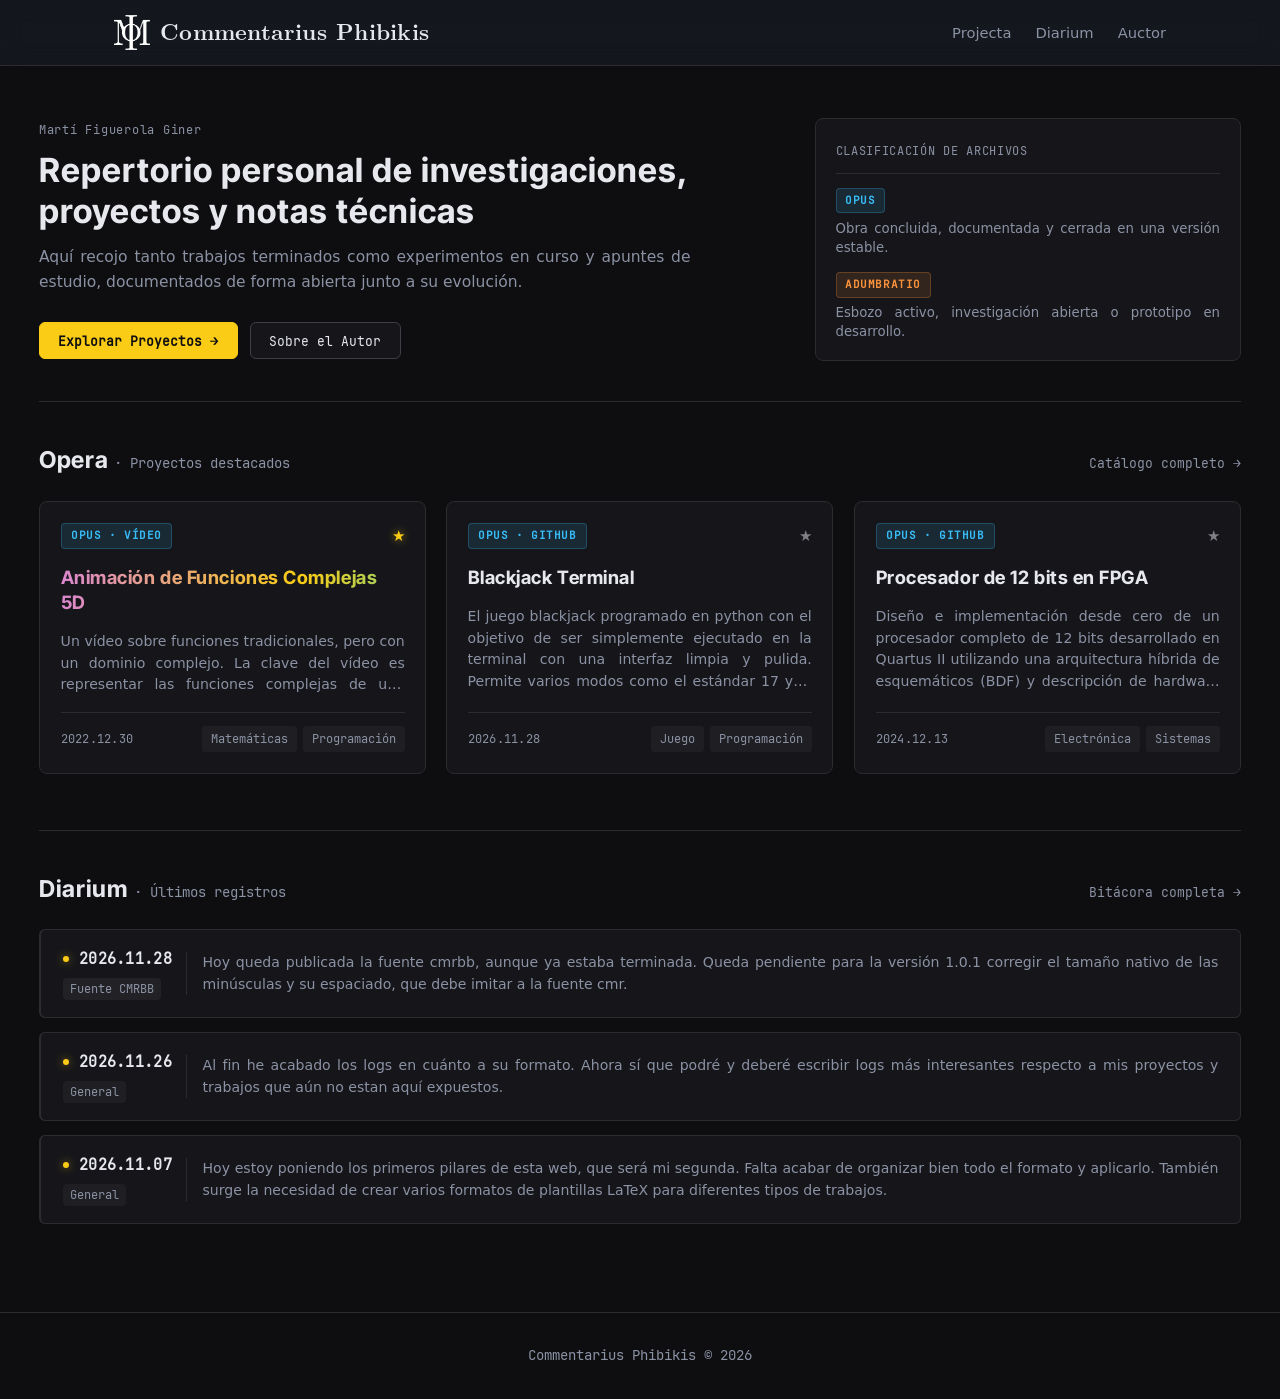
<file: index.html>
<!DOCTYPE html>
<html lang="es">
<head>
    <meta charset="UTF-8">
    <meta name="viewport" content="width=device-width, initial-scale=1.0">

    <title>Commentarius Phibikis</title>

    <link rel="stylesheet" href="css/variables.css">
    <link rel="stylesheet" href="css/base.css">
    <link rel="stylesheet" href="css/navbar.css">
    <link rel="stylesheet" href="css/layout.css">
    <link rel="stylesheet" href="css/tarjeta-proyecto.css">
    <link rel="stylesheet" href="css/tarjeta-log.css">
    <link rel="stylesheet" href="css/index.css">
</head>
<body>

    <header class="navbar">
        <div class="nav-container">
            <a href="index.html" class="brand">
                <img src="images/Logo-Elegant_blanc_v0.1.png" alt="Logo Phibikis" class="brand-logo">
                <span>Commentarius Phibikis</span>
            </a>
            <nav class="nav-links">
                <a href="html/projecta.html">Projecta</a>
                <a href="html/diarium.html">Diarium</a>
                <a href="html/auctor.html">Auctor</a>
            </nav>
        </div>
    </header>

    <main class="project-container">
        
        <!-- CABECERA: PRESENTACIÓN, ACCIONES Y TAXONOMÍA -->
        <section id="manifestum" class="hero-intro">
            <div class="hero-grid">
                <div class="hero-main">
                    <span class="hero-kicker">Martí Figuerola Giner</span>
                    <h1 class="hero-lead">
                        Repertorio personal de investigaciones, proyectos y notas técnicas
                    </h1>
                    <p class="hero-sub">
                        Aquí recojo tanto trabajos terminados como experimentos en curso y apuntes de estudio, documentados de forma abierta junto a su evolución.
                    </p>

                    <div class="hero-actions">
                        <a href="html/projecta.html" class="btn-action btn-primary">
                            Explorar Proyectos →
                        </a>
                        <a href="html/auctor.html" class="btn-action btn-secondary">
                            Sobre el Autor
                        </a>
                    </div>
                </div>

                <aside class="taxonomy-card" aria-label="Clasificación de obras">
                    <div class="taxonomy-header">
                        <span class="taxonomy-title">Clasificación de archivos</span>
                    </div>
                    <ul class="taxonomy-list">
                        <li class="taxonomy-item">
                            <span class="tax-badge opus">OPUS</span>
                            <p class="tax-desc">Obra concluida, documentada y cerrada en una versión estable.</p>
                        </li>
                        <li class="taxonomy-item">
                            <span class="tax-badge adumbratio">ADUMBRATIO</span>
                            <p class="tax-desc">Esbozo activo, investigación abierta o prototipo en desarrollo.</p>
                        </li>
                    </ul>
                </aside>
            </div>
        </section>

        <!-- SECCIÓN OPERA (Proyectos destacados) -->
        <section id="opera" class="home-section">
            <div class="section-header-row">
                <h2 class="section-heading">Opera <span class="section-heading-sub">· Proyectos destacados</span></h2>
                <a href="html/projecta.html" class="section-more-link">Catálogo completo →</a>
            </div>
            <div id="projects-grid" class="home-projects-grid">
                <p class="loading-msg">Cargando proyectos...</p>
            </div>
        </section>

        <!-- SECCIÓN DIARIUM (Logs) -->
        <section id="diarium" class="home-section home-section-bordered">
            <div class="section-header-row">
                <h2 class="section-heading">Diarium <span class="section-heading-sub">· Últimos registros</span></h2>
                <a href="html/diarium.html" class="section-more-link">Bitácora completa →</a>
            </div>
            <div id="diarium-feed" class="home-diarium-feed">
                <p class="loading-msg">Cargando registros...</p>
            </div>
        </section>

    </main>

    <footer class="footer">
        <p>Commentarius Phibikis &copy; 2026</p>
    </footer>

    <script type="module" src="js/inyectar-index-proyectos.js"></script>
    <script type="module" src="js/inyectar-index-logs.js"></script>
</body>
</html>
</file>
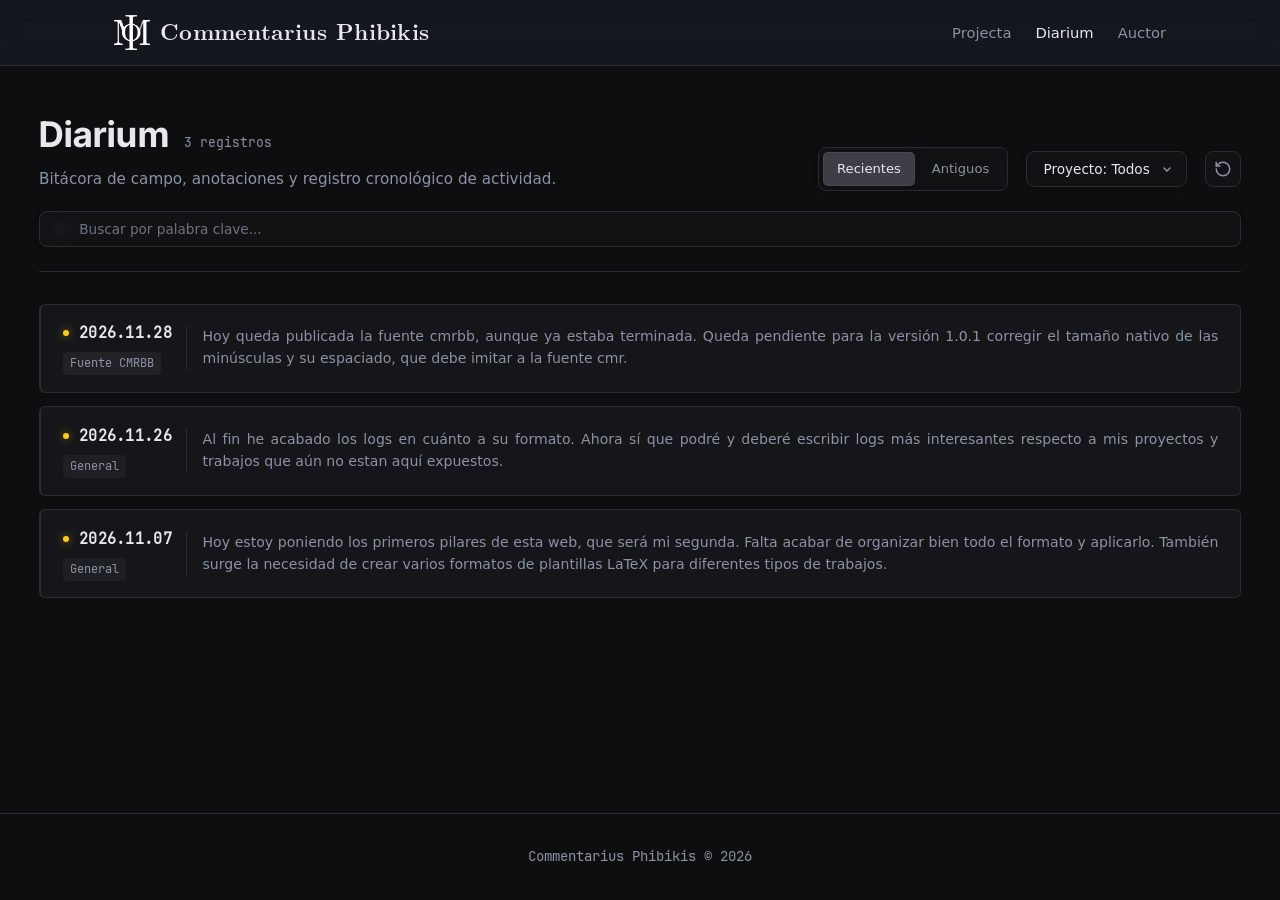
<file: html/diarium.html>
<!DOCTYPE html>
<html lang="es">
<head>
    <meta charset="UTF-8">
    <meta name="viewport" content="width=device-width, initial-scale=1.0">

    <title>Diarium Phibikis</title>

    <link rel="stylesheet" href="../css/variables.css">
    <link rel="stylesheet" href="../css/base.css">
    <link rel="stylesheet" href="../css/navbar.css">
    <link rel="stylesheet" href="../css/layout.css">
    <link rel="stylesheet" href="../css/tarjeta-log.css">
    <link rel="stylesheet" href="../css/diarium.css">
</head>
<body>

    <header class="navbar">
        <div class="nav-container">
            <a href="../index.html" class="brand">
                <img src="../images/Logo-Elegant_blanc_v0.1.png" alt="Logo Phibikis" class="brand-logo">
                <span>Commentarius Phibikis</span>
            </a>
            <nav class="nav-links">
                <a href="projecta.html">Projecta</a>
                <a href="diarium.html" class="active">Diarium</a>
                <a href="auctor.html">Auctor</a>
            </nav>
        </div>
    </header>

    <main class="diarium-container">
        
        <div class="header-filters-wrapper">
            
            <div class="header-top-row">
                <div class="header-titles">
                    <div class="title-counter-row">
                        <h1 class="page-title">Diarium</h1>
                        <span id="diarium-counter" class="diarium-counter"></span>
                    </div>
                    <p class="page-subtitle">Bitácora de campo, anotaciones y registro cronológico de actividad.</p>
                </div>

                <!-- Barra de Filtros idéntica a Projecta -->
                <div class="filters-group">
                    
                    <!-- ORDEN (Segmentado: Recientes / Antiguos) -->
                    <div class="segmented-control">
                        <input type="radio" name="filtro-orden-log" id="log-ord-rec" value="recientes" checked>
                        <label for="log-ord-rec">Recientes</label>

                        <input type="radio" name="filtro-orden-log" id="log-ord-ant" value="antiguos">
                        <label for="log-ord-ant">Antiguos</label>
                    </div>

                    <!-- PROYECTO (Desplegable Dinámico) -->
                    <select id="filtro-proyecto-log" class="modern-select" aria-label="Filtrar por proyecto">
                        <option value="todos">Proyecto: Todos</option>
                    </select>

                    <!-- BOTÓN RESET -->
                    <button type="button" id="btn-reset-logs" class="btn-reset" title="Restablecer filtros">
                        <svg width="18" height="18" viewBox="0 0 24 24" fill="none" stroke="currentColor" stroke-width="2" stroke-linecap="round" stroke-linejoin="round">
                            <path d="M3 12a9 9 0 1 0 9-9 9.75 9.75 0 0 0-6.74 2.74L3 8"/>
                            <path d="M3 3v5h5"/>
                        </svg>
                    </button>
                </div>
            </div>

            <!-- Buscador de palabras clave (en el espacio de las tags de Projecta) -->
            <div class="search-filter-wrapper">
                <div class="search-input-box">
                    <svg class="search-icon" width="15" height="15" viewBox="0 0 24 24" fill="none" stroke="currentColor" stroke-width="2" stroke-linecap="round" stroke-linejoin="round" aria-hidden="true">
                        <circle cx="11" cy="11" r="8"/>
                        <path d="m21 21-4.3-4.3"/>
                    </svg>
                    <input
                        type="search"
                        id="filtro-busqueda-log"
                        class="modern-search-input"
                        placeholder="Buscar por palabra clave..."
                        autocomplete="off"
                        aria-label="Buscar por palabra clave"
                    >
                </div>
            </div>

        </div>

        <!-- Feed de Registros -->
        <div id="diarium-full-feed" class="diarium-feed">
            <p class="diarium-status-msg">Cargando registros de la bitácora...</p>
        </div>

    </main>

    <footer class="footer">
        <p>Commentarius Phibikis &copy; 2026</p>
    </footer>

    <script type="module" src="../js/inyectar-index-logs.js"></script>
    <script type="module" src="../js/filtro-logs.js"></script>
</body>
</html>
</file>
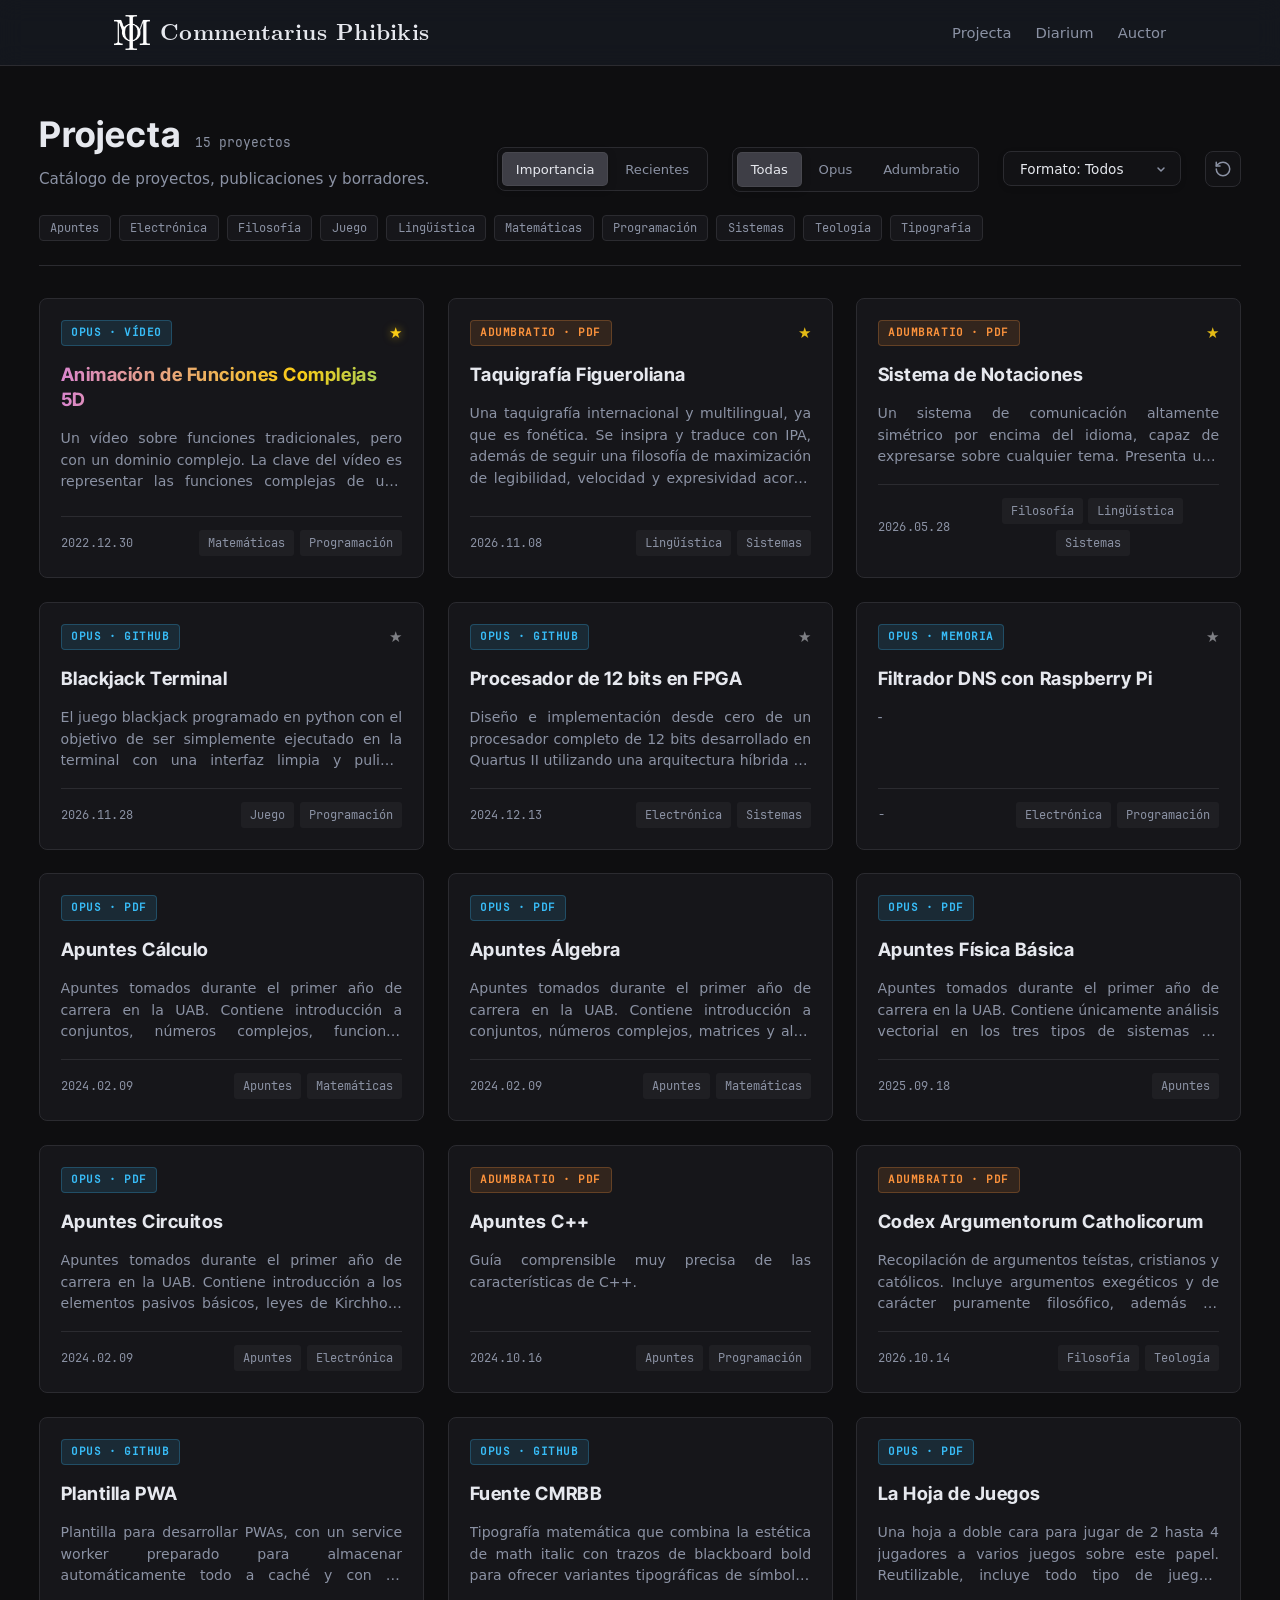
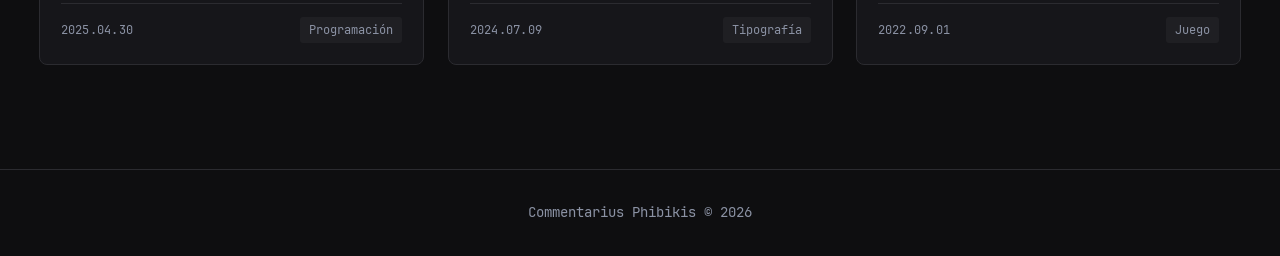
<file: html/projecta.html>
<!DOCTYPE html>
<html lang="es">
<head>
    <meta charset="UTF-8">
    <meta name="viewport" content="width=device-width, initial-scale=1.0">
    
    <title>Projecta Phibikis</title>

    <link rel="stylesheet" href="../css/variables.css">
    <link rel="stylesheet" href="../css/base.css">
    <link rel="stylesheet" href="../css/navbar.css">
    <link rel="stylesheet" href="../css/layout.css">
    <link rel="stylesheet" href="../css/projecta.css">
    <link rel="stylesheet" href="../css/tarjeta-proyecto.css">
    <link rel="stylesheet" href="../css/tarjeta-log.css">
</head>
<body>

    <header class="navbar">
        <div class="nav-container">
            <a href="../index.html" class="brand">
                <img src="../images/Logo-Elegant_blanc_v0.1.png" alt="Logo Phibikis" class="brand-logo">
                <span>Commentarius Phibikis</span>
            </a>
            <nav class="nav-links">
                <a href="projecta.html">Projecta</a>
                <a href="diarium.html">Diarium</a>
                <a href="auctor.html">Auctor</a>
            </nav>
        </div>
    </header>

    <main class="project-container">
        
        <div class="header-filters-wrapper">
            
            <div class="header-top-row">
                <div class="header-titles">
                    <div class="title-counter-row">
                        <h1 class="page-title">Projecta</h1>
                        <span id="projecta-counter" class="projecta-counter"></span>
                    </div>
                    <p class="page-subtitle">Catálogo de proyectos, publicaciones y borradores.</p>
                </div>

                <!-- Barra de Filtros Híbrida y Minimalista -->
                <div class="filters-group">
                    
                    <!-- ORDEN (Segmentado) -->
                    <div class="segmented-control">
                        <input type="radio" name="filtro-orden" id="ord-imp" value="importancia" checked>
                        <label for="ord-imp">Importancia</label>

                        <input type="radio" name="filtro-orden" id="ord-rec" value="recientes">
                        <label for="ord-rec">Recientes</label>
                    </div>

                    <!-- CLASE (Segmentado con colores) -->
                    <div class="segmented-control">
                        <input type="radio" name="filtro-clase" id="cla-todas" value="todos" checked>
                        <label for="cla-todas">Todas</label>

                        <input type="radio" name="filtro-clase" id="cla-opus" value="opus">
                        <label for="cla-opus" class="label-opus">Opus</label>

                        <input type="radio" name="filtro-clase" id="cla-adum" value="adumbratio">
                        <label for="cla-adum" class="label-adumbratio">Adumbratio</label>
                    </div>

                    <!-- FORMATO (Desplegable Dinámico) -->
                    <!-- El contenido se inyectará desde JS -->
                    <select id="filtro-formato" class="modern-select">
                        <option value="todos">Formato: Todos</option>
                    </select>

                    <!-- BOTÓN RESET -->
                    <button type="button" id="btn-reset-filtros" class="btn-reset" title="Restablecer filtros">
                        <!-- Icono SVG de recarga (Lucide Icons) -->
                        <svg width="18" height="18" viewBox="0 0 24 24" fill="none" stroke="currentColor" stroke-width="2" stroke-linecap="round" stroke-linejoin="round">
                            <path d="M3 12a9 9 0 1 0 9-9 9.75 9.75 0 0 0-6.74 2.74L3 8"/>
                            <path d="M3 3v5h5"/>
                        </svg>
                    </button>
                </div>

            </div>

            <!-- Botones de Tags / Etiquetas (Pills) -->
            <div id="wrapper-tags" class="tags-filter-wrapper">
                <div id="contenedor-tags" class="tags-container">
                    <!-- Inyectado dinámicamente -->
                </div>
            </div>

        </div>

        <!-- Rejilla de Proyectos -->
        <div id="proyecta-grid" class="grid-proyectos">
            <p class="loading-text">Cargando catálogo de proyectos...</p>
        </div>

    </main>

    <footer class="footer">
        <p>Commentarius Phibikis &copy; 2026</p>
    </footer>

    <script type="module" src="../js/inyectar-index-proyectos.js"></script>
    <script type="module" src="../js/filtro-proyectos.js"></script>
</body>
</html>
</file>
<file: css/variables.css>
@property --border-angle {
    syntax: '<angle>';
    initial-value: 0deg;
    inherits: false;
}

/* 1. Fira Code (Monospace) */
@font-face {
  font-family: 'JetBrains';
  src: url('../fonts/JetBrainsMono-Regular.ttf') format('truetype');
  font-style: normal;
  font-display: swap;
}

/* 2. Inter Tight (Títulos) */
@font-face {
  font-family: 'Inter Tight';
  src: url('../fonts/InterTight.ttf') format('truetype');
  font-weight: 100 900;
  font-style: normal;
  font-display: swap;
}

/* 3 y 4. Latin Modern Roman (Para "commentarius phibikis") */
@font-face {
  font-family: 'Latin Modern Roman';
  src: url('../fonts/lmroman10-regular.otf') format('opentype');
  font-weight: 400;
  font-style: normal;
  font-display: swap;
}

@font-face {
  font-family: 'Latin Modern Roman';
  src: url('../fonts/lmroman10-bold.otf') format('opentype');
  font-weight: 700;
  font-style: normal;
  font-display: swap;
}

:root {
    /* Fondos Neutros Puros (Sin gota de azul) */
    --bg-main: #0e0e10;
    --bg-surface: #16161a;
    --bg-surface-hover: #202025;
    --border-color: #2b2b30;
    --border-highlight: #3e3e46;

    /* ALIAS LEGACY */
    --bg-color: var(--bg-main);
    --surface-color: var(--bg-surface);
    --surface-hover: var(--bg-surface-hover);

    /* Tipografía */
    --text-main: #e6e8ee;
    --text-muted: #8b92a4;
    --font-body: 'Inter', system-ui, -apple-system, sans-serif;
    --font-heading: 'Inter Tight', 'Arial Narrow', Arial, sans-serif;
    --font-brand: 'Latin Modern Roman', Georgia, 'Times New Roman', serif;
    --font-mono: 'JetBrains', 'JetBrains Mono', ui-monospace, SFMono-Regular, monospace;
    --tracking-heading: 0.03em;

    /* Acentos */
    --accent-primary: #facc15;
    --accent-primary-hover: #eab308;
    --accent-primary-bg: rgba(250, 204, 21, 0.12);

    --accent-secondary: #2dd4bf;
    --accent-secondary-hover: #14b8a6;
    --accent-secondary-bg: rgba(45, 212, 191, 0.10);

    --accent-tertiary: #da86ce;
    --accent-tertiary-hover: #b1499f;
    --accent-tertiary-bg: rgba(212, 45, 170, 0.1);

    /* Dominio Semántico */
    --color-opus: #38bdf8;
    --color-opus-bg: rgba(56, 189, 248, 0.12);
    
    --color-adumbratio: #fb923c;
    --color-adumbratio-bg: rgba(251, 146, 60, 0.12);

    /* Velocidad del movimiento del borde */
    --border-animation-speed: 3.5s;

    /* Transiciones y Shimmer */
    --shimmer-gradient: linear-gradient(
        90deg,
        var(--accent-tertiary) 0%,
        var(--accent-primary) 35%,
        var(--accent-secondary) 65%,
        var(--accent-tertiary) 100%
    );
    --shimmer-speed: 2s;

    --ease-hypr: cubic-bezier(0.16, 1, 0.3, 1);
    --ease-glow: cubic-bezier(0.25, 0.6, 0.3, 1);
    --transition-fast: 200ms linear;
    --transition-smooth: 250ms var(--ease-hypr);
    --transition-glow: 250ms var(--ease-glow);
}
</file>
<file: css/base.css>
*, *::before, *::after {
    box-sizing: border-box;
    margin: 0;
    padding: 0;
}

html {
    color-scheme: dark;
    scroll-behavior: smooth;
}

body {
    background-color: var(--bg-main);
    color: var(--text-main);
    font-family: var(--font-body);
    line-height: 1.6;
    min-height: 100vh;
    display: flex;
    flex-direction: column;
    -webkit-font-smoothing: antialiased;
}

a {
    color: var(--color-opus);
    text-decoration: none;
    transition: color var(--transition-fast);
}

a:hover {
    color: var(--text-main);
}

::selection {
    background-color: var(--accent-primary);
    color: var(--bg-main);
}

h1, h2, h3, h4 {
  font-family: var(--font-heading);
  font-weight: 700;
  letter-spacing: var(--tracking-heading);
}

/* ==========================================================================
   TRANSICIONES ENTRE PÁGINAS
   ========================================================================== */
main {
    opacity: 0;
    transform: translateY(6px);
    animation:
        pageFade 240ms linear 75ms forwards,
        pageSlide 240ms var(--ease-hypr, cubic-bezier(0.22, 1, 0.36, 1)) 75ms forwards;
}

main.is-ready {
    animation:
        pageFade 240ms linear 0ms forwards,
        pageSlide 240ms var(--ease-hypr, cubic-bezier(0.22, 1, 0.36, 1)) 0ms forwards;
}

@keyframes pageFade {
    from { opacity: 0; }
    to   { opacity: 1; }
}

@keyframes pageSlide {
    from { transform: translateY(6px); }
    to   { transform: translateY(0); }
}

@media (prefers-reduced-motion: reduce) {
    main,
    main.is-ready {
        opacity: 1;
        transform: none;
        animation: none;
    }
}
</file>
<file: css/navbar.css>
.navbar {
    background-color: rgba(22, 25, 32, 0.85);
    backdrop-filter: blur(12px);
    -webkit-backdrop-filter: blur(12px);
    border-bottom: 1px solid var(--border-color);
    position: sticky;
    top: 0;
    z-index: 100;
}

.nav-container {
    max-width: 1100px;
    margin: 0 auto;
    padding: 0.9rem 1.5rem;
    display: flex;
    justify-content: space-between;
    align-items: center;
}

.brand {
    display: inline-flex;
    align-items: center;
    gap: 0.65rem;
    font-size: 1.4rem;
    font-weight: 700; /* Cambia a 700 si prefieres lmroman10-bold */
    font-family: var(--font-brand);
    color: var(--text-main);
    letter-spacing: 0.01em;
    text-decoration: none;
    transition: color var(--transition-fast);
}

.brand-logo {
    height: 35px;
    width: auto;
    display: block;
    object-fit: contain;
    flex-shrink: 0;
    transform: scale(1);
    filter: drop-shadow(0px 0px 0px color-mix(in srgb, var(--text-main) 0%, transparent));
    will-change: transform, filter;
    transition: transform 280ms var(--ease-hypr),
                filter 280ms var(--ease-hypr);
}

.brand:hover {
    color: var(--text-main);
}

.brand:hover .brand-logo {
    transform: scale(1.06);
    filter: drop-shadow(0px 0px 8px color-mix(in srgb, var(--text-main) 50%, transparent));
}

@media (max-width: 640px) {
    .brand span {
        display: none;
    }
}

.nav-links {
    display: flex;
    gap: 1.5rem;
}

.nav-links a {
    color: var(--text-muted);
    font-size: 0.92rem;
    font-weight: 500;
    transition: color var(--transition-glow);
}

.nav-links a:hover,
.nav-links a.active {
    color: var(--text-main);
}

.footer {
    margin-top: auto;
    border-top: 1px solid var(--border-color);
    padding: 2rem 1.5rem;
    text-align: center;
    color: var(--text-muted);
    font-size: 0.85rem;
    font-family: var(--font-mono);
}
</file>
<file: css/layout.css>
.main-container,
.project-container {
    max-width: 1250px;
    width: 100%;
    margin: 0 auto;
    padding: 2.5rem 1.5rem;
    flex: 1;
}

.projects-grid,
#projects-grid,
#proyectos-container {
    display: grid;
    grid-template-columns: repeat(auto-fill, minmax(300px, 1fr));
    gap: 1.25rem;
}

.filter-bar {
    display: flex;
    align-items: center;
    gap: 0.6rem;
    flex-wrap: wrap;
    margin-bottom: 2rem;
    padding: 0.75rem 1rem;
    background: var(--bg-surface);
    border: 1px solid var(--border-color);
    border-radius: 8px;
}

.filter-label {
    color: var(--text-muted);
    font-size: 0.82rem;
    font-family: var(--font-mono);
    margin-right: 0.25rem;
}

.btn-filter {
    background: transparent;
    border: 1px solid var(--border-color);
    color: var(--text-muted);
    padding: 0.35rem 0.75rem;
    border-radius: 5px;
    cursor: pointer;
    font-size: 0.82rem;
    font-family: var(--font-mono);
    transition: border-color var(--transition-fast), color var(--transition-fast);
}

.btn-filter:hover {
    border-color: var(--border-highlight);
    color: var(--text-main);
}

.btn-filter.active {
    background-color: var(--accent-primary);
    color: var(--bg-main);
    border-color: var(--accent-primary);
    font-weight: 600;
}
</file>
<file: css/tarjeta-proyecto.css>
/* ==========================================================================
   TARJETA DE PROYECTO (.card-project) — ARQUITECTURA DE DOBLE CAPA
   ========================================================================== */

.card-project {
    box-sizing: border-box;
    position: relative;
    display: flex;
    flex-direction: column;
    justify-content: space-between;
    gap: 1rem;
    width: 100%;
    padding: 1.35rem;
    border-radius: 8px;
    text-decoration: none;
    color: inherit;

    /* Permite medir el ancho individual de cada tarjeta */
    container-type: inline-size;
    container-name: card;

    /* Matriz 3D independiente */
    transform-style: preserve-3d;
    transform: perspective(1000px) 
               rotateX(var(--rotate-x, 0deg)) 
               rotateY(var(--rotate-y, 0deg));
    will-change: transform, opacity, translate;

    /* Entrada escalonada fluida */
    animation: cardEntrance 1250ms var(--ease-hypr) both;

    /* Transición suave y continua para evitar parpadeos al entrar/salir */
    transition: transform 300ms var(--ease-hypr);
}

@keyframes cardEntrance {
    from {
        opacity: 0;
        translate: 0 30px;
        scale: 0.9;
    }
    to {
        opacity: 1;
        translate: 0 0;
        scale: 1;
    }
}

/* --------------------------------------------------------------------------
   CAPA 1: BORDE ANIMADO Y RESPLANDOR (::before)
   -------------------------------------------------------------------------- */
.card-project::before {
    content: '';
    position: absolute;
    top: -1px;
    left: -1px;
    width: calc(100% + 2px);
    height: calc(100% + 2px);
    
    transform: translateZ(0); 
    
    border-radius: 9px;
    background: conic-gradient(
        from var(--border-angle),
        var(--accent-primary),
        var(--accent-secondary),
        var(--accent-tertiary),
        var(--accent-primary)
    );
    
    animation: rotateBorderGradient var(--border-animation-speed) linear infinite;
    
    opacity: var(--proximity-opacity, 0);
    transition: opacity 250ms ease-out, box-shadow 300ms ease-out;
    pointer-events: none;
    z-index: 0;
}

/* --------------------------------------------------------------------------
   CAPA 2: SUPERFICIE INTERIOR SÓLIDA (::after - inset: 0)
   -------------------------------------------------------------------------- */
.card-project::after {
    content: '';
    position: absolute;
    inset: 0;
    border-radius: 8px;
    background-color: var(--bg-surface);
    border: 1px solid var(--border-color);
    transition: background-color 300ms ease, border-color 300ms ease;
    z-index: 1;
}

.card-project > * {
    position: relative;
    z-index: 2;
}

/* --------------------------------------------------------------------------
   ESTADOS HOVER
   -------------------------------------------------------------------------- */
.card-project:hover {
    transform: perspective(1000px) 
               translateY(-5px) 
               rotateX(var(--rotate-x, 0deg)) 
               rotateY(var(--rotate-y, 0deg));
}

.card-project:hover::before {
    opacity: 1;
    box-shadow: 0 14px 35px -8px rgba(0, 0, 0, 0.8),
                0 0 20px -2px rgba(250, 204, 21, 0.22);
}

.card-project:hover::after {
    background-color: var(--bg-surface-hover);
    border-color: transparent;
}

@keyframes rotateBorderGradient {
    to {
        --border-angle: 360deg;
    }
}

/* ==========================================================================
   BARRA SUPERIOR (BADGE + NIVELES DE IMPORTANCIA)
   ========================================================================== */

.card-project .card-top-bar {
    display: flex;
    justify-content: space-between;
    align-items: center;
    gap: 0.5rem;
    width: 100%;
}

.card-project .card-importance {
    font-family: var(--font-mono);
    font-size: 0.95rem;
    line-height: 1;
    margin-left: auto;
}

.card-project .card-importance.star-level-2 {
    color: var(--text-main);
    opacity: 0.5;
}

.card-project .card-importance.star-level-1 {
    color: var(--accent-primary);
    opacity: 0.9;
}

.card-project .card-importance.star-level-0 {
    color: var(--accent-primary);
    text-shadow: 0 0 8px rgba(250, 204, 21, 0.6);
}

.badge-type {
    font-family: var(--font-mono);
    font-size: 0.68rem;
    font-weight: 600;
    padding: 0.22rem 0.6rem;
    border-radius: 4px;
    text-transform: uppercase;
    letter-spacing: 0.05em;
    white-space: nowrap;
}

.badge-type.opus,
.badge-type[data-type="opus"] {
    background-color: var(--color-opus-bg);
    color: var(--color-opus);
    border: 1px solid rgba(56, 189, 248, 0.25);
}

.badge-type.adumbratio,
.badge-type[data-type="adumbratio"] {
    background-color: var(--color-adumbratio-bg);
    color: var(--color-adumbratio);
    border: 1px solid rgba(251, 146, 60, 0.25);
}

/* ==========================================================================
   TÍTULO (SHIMMER PERMANENTE RESERVADO A IMPORTANCIA 0)
   ========================================================================== */

.card-project .card-title {
    font-size: 1.15rem;
    font-weight: 600;
    color: var(--text-main);
    margin: 0;
    line-height: 1.35;
    transition: color var(--transition-smooth);
}

.card-project .card-title.has-shimmer {
    background: var(--shimmer-gradient);
    background-size: 200% auto;
    -webkit-background-clip: text;
    background-clip: text;
    -webkit-text-fill-color: transparent;
    animation: textShimmer var(--shimmer-speed) linear infinite;
}

@keyframes textShimmer {
    0% { background-position: 0% center; }
    100% { background-position: 200% center; }
}

/* ==========================================================================
   CUERPO: SINOPSIS (Múltiplo exacto de línea, sin recortes a medias)
   ========================================================================== */

.card-project .card-sinopsis {
    font-size: 0.88rem;
    color: var(--text-muted);
    line-height: 1.55;
    margin: 0;
    
    text-align: justify;
    -webkit-hyphens: auto;
    hyphens: auto;
    
    display: -webkit-box;
    -webkit-line-clamp: var(--sinopsis-lines, 3);
    line-clamp: var(--sinopsis-lines, 3);
    -webkit-box-orient: vertical;
    overflow: hidden;
    max-height: calc(var(--sinopsis-lines, 3) * 1.55em);
}

/* ==========================================================================
   FOOTER: FECHA Y ETIQUETAS (Bloques Simétricos con Stretch)
   ========================================================================== */

.card-project .card-footer {
    display: flex;
    justify-content: space-between;
    align-items: center;
    gap: 1rem;
    
    border-top: 1px solid var(--border-color);
    padding-top: 0.8rem;
    margin-top: auto;
    font-family: var(--font-mono);
    font-size: 0.78rem;
}

.card-project .card-date {
    color: var(--text-muted);
    font-weight: 500;
    letter-spacing: 0.02em;
    font-family: var(--font-mono);
    white-space: nowrap;
    flex-shrink: 0;
}

.card-project .card-tags {
    display: flex;
    flex-wrap: wrap;
    justify-content: center;
    align-items: center;
    margin-left: auto;
    gap: 0.35rem;
}

.tag-pill {
    background: rgba(255, 255, 255, 0.04);
    color: var(--text-muted);
    padding: 0.18rem 0.5rem;
    border-radius: 3px;
    font-size: 0.72rem;
    border: 1px solid transparent;
    white-space: nowrap;
    text-align: center;
    
    max-width: 140px; 
    overflow: hidden;
    text-overflow: ellipsis;
    
    transition: all var(--transition-smooth);
}

.card-project:hover .tag-pill {
    border-color: var(--accent-secondary-bg);
    color: var(--accent-secondary);
    background: rgba(45, 212, 191, 0.05);
}
</file>
<file: css/tarjeta-log.css>
/* ==========================================================================
   COMPONENTE BASE: TARJETA DE LOG (.log-card) Y CONTENEDORES DE FEED
   ========================================================================== */
#proj-logs-list,
#diarium-feed,
.logs-feed,
.diarium-feed {
    display: grid;
    grid-template-columns: 1fr;
    gap: 0.85rem;
    width: 100%;
}

.log-card {
    background-color: var(--bg-surface);
    border: 1px solid var(--border-color);
    border-radius: 6px;
    padding: 0.9rem 1.15rem;
    position: relative;
    transition: border-color 260ms var(--ease-hypr),
                background-color 260ms var(--ease-hypr),
                transform 260ms var(--ease-hypr),
                box-shadow 260ms var(--ease-hypr);

    animation: cardEntrance 1250ms var(--ease-hypr) both;
}

.log-card:hover {
    background-color: var(--bg-surface-hover);
    border-color: var(--border-highlight);
    transform: translateY(-3px);
    box-shadow: 0 8px 20px -6px rgba(0, 0, 0, 0.4);
}

@keyframes cardEntrance {
    from {
        opacity: 0;
        translate: 0 30px;
        scale: 0.9;
    }
    to {
        opacity: 1;
        translate: 0 0;
        scale: 1;
    }
}

.log-card .log-header {
    display: flex;
    justify-content: space-between;
    align-items: center;
    flex-wrap: wrap;
    gap: 0.4rem 0.75rem;
    margin-bottom: 0.4rem;
}

.log-card .log-date {
    font-family: var(--font-mono);
    font-size: 0.92rem;
    font-weight: 600;
    letter-spacing: 0.02em;
    color: var(--text-main);
    display: inline-flex;
    align-items: center;
    gap: 0.3rem;
}

.log-card .log-project-tag {
    font-family: var(--font-mono);
    font-size: 0.72rem;
    color: var(--text-muted);
    background: rgba(255, 255, 255, 0.05);
    padding: 0.14rem 0.45rem;
    border-radius: 4px;
    text-decoration: none;
    white-space: nowrap;
    transition: color var(--transition-fast), background-color var(--transition-fast);
}

.log-card .log-project-tag:hover {
    color: var(--text-main);
    background: rgba(255, 255, 255, 0.1);
}

.log-card .log-project-tag[data-clase="opus"]:hover {
    color: var(--color-opus);
    background: var(--color-opus-bg);
}

.log-card .log-project-tag[data-clase="adumbratio"]:hover {
    color: var(--color-adumbratio);
    background: var(--color-adumbratio-bg);
}

.log-card .log-general-tag {
    font-family: var(--font-mono);
    font-size: 0.72rem;
    color: var(--text-muted);
    background: rgba(255, 255, 255, 0.04);
    padding: 0.14rem 0.45rem;
    border-radius: 4px;
    white-space: nowrap;
}

.log-card .log-text {
    color: var(--text-muted);
    font-size: 0.88rem;
    line-height: 1.45;
    margin: 0;
    word-break: break-word;
    text-align: justify;
}

/* ==========================================================================
   DISPOSICIÓN CHANGELOG EN INDEX, DIARIUM Y PROJECTUM
   ========================================================================== */
#proj-logs-list .log-card,
#diarium-feed .log-card,
.logs-feed .log-card,
.diarium-feed .log-card {
    display: grid;
    grid-template-columns: max-content 1fr;
    align-items: center;
    gap: 0.85rem;
    padding: 1.05rem 1.35rem;
    border-left: 2px solid var(--border-color);
}

#proj-logs-list .log-card:hover,
#diarium-feed .log-card:hover,
.logs-feed .log-card:hover,
.diarium-feed .log-card:hover {
    border-left-color: var(--accent-primary);
}

#proj-logs-list .log-header,
#diarium-feed .log-header,
.logs-feed .log-header,
.diarium-feed .log-header {
    flex-direction: column;
    align-items: flex-start;
    gap: 0.45rem;
    margin-bottom: 0;
}

#proj-logs-list .log-date,
#diarium-feed .log-date,
.logs-feed .log-date,
.diarium-feed .log-date {
    gap: 0.65rem;
    white-space: nowrap;
}

#proj-logs-list .log-date::before,
#diarium-feed .log-date::before,
.logs-feed .log-date::before,
.diarium-feed .log-date::before {
    content: "";
    width: 6px;
    height: 6px;
    border-radius: 50%;
    background: var(--accent-primary);
    box-shadow: 0 0 8px color-mix(in srgb, var(--accent-primary) 55%, transparent);
    flex-shrink: 0;
}

#proj-logs-list .log-project-tag,
#diarium-feed .log-project-tag,
.logs-feed .log-project-tag,
.diarium-feed .log-project-tag {
    max-width: 210px;
    overflow: hidden;
    text-overflow: ellipsis;
}

#proj-logs-list .log-text,
#diarium-feed .log-text,
.logs-feed .log-text,
.diarium-feed .log-text {
    padding-left: 1rem;
    border-left: 1px solid var(--border-color);
    line-height: 1.55;
}

/* ==========================================================================
   RESPONSIVE DEL COMPONENTE TARJETA DE LOG
   ========================================================================== */
@media (max-width: 640px) {
    #proj-logs-list .log-card,
    #diarium-feed .log-card,
    .logs-feed .log-card,
    .diarium-feed .log-card {
        grid-template-columns: 1fr;
        gap: 0.65rem;
        padding: 1rem 1.15rem;
    }

    #proj-logs-list .log-header,
    #diarium-feed .log-header,
    .logs-feed .log-header,
    .diarium-feed .log-header {
        flex-direction: row;
        flex-wrap: wrap;
        align-items: center;
        gap: 0.45rem 0.75rem;
    }

    #proj-logs-list .log-text,
    #diarium-feed .log-text,
    .logs-feed .log-text,
    .diarium-feed .log-text {
        padding-left: 0;
        border-left: none;
    }
}
</file>
<file: css/index.css>
/* ==========================================================================
   INDEX — PORTADA DE COMMENTARIUS PHIBIKIS
   ========================================================================== */

.hero-intro {
    padding: 0.75rem 0 2.5rem;
    margin-bottom: 2.5rem;
    border-bottom: 1px solid var(--border-color);
}

.hero-grid {
    display: grid;
    grid-template-columns: minmax(0, 1.45fr) minmax(320px, 0.85fr);
    gap: 3rem;
    align-items: center;
}

/* Columna izquierda: identidad, propuesta y acciones */
.hero-main {
    display: flex;
    flex-direction: column;
    align-items: flex-start;
}

.hero-kicker {
    display: inline-block;
    font-family: var(--font-mono);
    font-size: 0.78rem;
    letter-spacing: 0.06em;
    color: var(--text-muted);
    margin-bottom: 0.65rem;
}

.hero-lead {
    font-family: var(--font-heading);
    font-size: clamp(1.65rem, 2.6vw, 2.1rem);
    font-weight: 700;
    letter-spacing: var(--tracking-heading);
    line-height: 1.22;
    color: var(--text-main);
    margin: 0 0 0.85rem;
    max-width: 36ch;
}

.hero-sub {
    font-size: 0.97rem;
    text-align: justify;
    line-height: 1.65;
    color: var(--text-muted);
    margin: 0 0 1.65rem;
    max-width: 66ch;
}

/* Botones integrados en el flujo de lectura */
.hero-actions {
    display: flex;
    flex-wrap: wrap;
    align-items: center;
    gap: 0.75rem;
}

.btn-action {
    display: inline-flex;
    align-items: center;
    justify-content: center;
    gap: 0.45rem;
    padding: 0.58rem 1.15rem;
    border-radius: 6px;
    font-family: var(--font-mono);
    font-size: 0.84rem;
    line-height: 1.2;
    text-decoration: none;
    cursor: pointer;
    white-space: nowrap;
    transition: background-color var(--transition-smooth),
                border-color var(--transition-smooth),
                color var(--transition-smooth),
                box-shadow var(--transition-smooth);
}

.btn-primary {
    background: var(--accent-primary);
    border: 1px solid var(--accent-primary);
    color: var(--bg-main);
    font-weight: 600;
}

.btn-primary:hover {
    background: var(--accent-primary-hover);
    border-color: var(--accent-primary-hover);
    color: var(--bg-main);
    box-shadow: 0 0 20px rgba(250, 204, 21, 0.38);
}

.btn-secondary {
    background: var(--bg-surface);
    border: 1px solid var(--border-highlight);
    color: var(--text-main);
    font-weight: 500;
}

.btn-secondary:hover {
    background: var(--bg-surface-hover);
    border-color: var(--accent-primary);
    color: var(--accent-primary);
}

/* Columna derecha: Ficha de taxonomía (Opus / Adumbratio) */
.taxonomy-card {
    background: var(--bg-surface);
    border: 1px solid var(--border-color);
    border-radius: 8px;
    padding: 1.15rem 1.25rem;
    transition: border-color var(--transition-smooth);
}

.taxonomy-card:hover {
    border-color: var(--border-highlight);
}

.taxonomy-header {
    padding-bottom: 0.65rem;
    margin-bottom: 0.85rem;
    border-bottom: 1px solid var(--border-color);
}

.taxonomy-title {
    font-family: var(--font-mono);
    font-size: 0.72rem;
    text-transform: uppercase;
    letter-spacing: 0.06em;
    color: var(--text-muted);
}

.taxonomy-list {
    list-style: none;
    margin: 0;
    padding: 0;
    display: flex;
    flex-direction: column;
    gap: 0.9rem;
}

.taxonomy-item {
    display: flex;
    flex-direction: column;
    align-items: flex-start;
    gap: 0.35rem;
}

.tax-badge {
    font-family: var(--font-mono);
    font-size: 0.68rem;
    font-weight: 600;
    padding: 0.2rem 0.55rem;
    border-radius: 4px;
    text-transform: uppercase;
    letter-spacing: 0.05em;
}

.tax-badge.opus {
    background-color: var(--color-opus-bg);
    color: var(--color-opus);
    border: 1px solid rgba(56, 189, 248, 0.25);
}

.tax-badge.adumbratio {
    background-color: var(--color-adumbratio-bg);
    color: var(--color-adumbratio);
    border: 1px solid rgba(251, 146, 60, 0.25);
}

.tax-desc {
    font-size: 0.83rem;
    line-height: 1.45;
    color: var(--text-muted);
    margin: 0;
    text-align: justify;
}

@media (max-width: 900px) {
    .hero-grid {
        grid-template-columns: 1fr;
        gap: 1.75rem;
    }

    .hero-lead {
        max-width: none;
    }
}

/* Secciones principales */
.home-section {
    margin-bottom: 3.5rem;
}

.home-section-bordered {
    border-top: 1px solid var(--border-color);
    padding-top: 2.5rem;
    margin-bottom: 3rem;
}

.section-header-row {
    display: flex;
    justify-content: space-between;
    align-items: baseline;
    flex-wrap: wrap;
    gap: 0.75rem;
    margin-bottom: 1.35rem;
}

.section-heading {
    font-family: var(--font-heading);
    font-size: 1.45rem;
    font-weight: 700;
    letter-spacing: var(--tracking-heading);
    color: var(--text-main);
    margin: 0;
}

.section-heading-sub {
    font-family: var(--font-mono);
    font-size: 0.85rem;
    font-weight: 400;
    letter-spacing: 0;
    color: var(--text-muted);
}

.section-more-link {
    font-family: var(--font-mono);
    font-size: 0.82rem;
    color: var(--text-muted);
    text-decoration: none;
    transition: color var(--transition-fast);
}

.section-more-link:hover {
    color: var(--accent-primary);
}

/* Grid de proyectos destacados */
.home-projects-grid {
    display: grid;
    grid-template-columns: repeat(auto-fit, minmax(320px, 1fr));
    gap: 1.5rem;
}

/* Feed del Diarium */
.home-diarium-feed {
    display: flex;
    flex-direction: column;
    gap: 1rem;
}

.loading-msg {
    color: var(--text-muted);
    font-family: var(--font-mono);
    font-size: 0.85rem;
}
</file>
<file: css/diarium.css>
/* ==========================================================================
   DIARIUM — ESTRUCTURA DE PÁGINA, CABECERA Y FILTROS
   ========================================================================== */
.diarium-container {
    max-width: 1250px;
    width: 100%;
    margin: 0 auto;
    padding: 2.5rem 1.5rem;
}

.header-filters-wrapper {
    margin-bottom: 2rem;
    border-bottom: 1px solid var(--border-color);
    padding-bottom: 1.5rem;
}

.header-top-row {
    display: flex;
    justify-content: space-between;
    align-items: flex-end;
    flex-wrap: wrap;
    gap: 1rem;
    margin-bottom: 1.25rem;
}

.title-counter-row {
    display: flex;
    align-items: baseline;
    gap: 0.85rem;
    margin-bottom: 0.3rem;
}

.header-titles .page-title {
    font-size: 2.2rem;
    margin: 0;
    color: var(--text-main);
}

.diarium-counter {
    font-family: var(--font-mono);
    font-size: 0.8rem;
    color: var(--text-muted);
}

.header-titles .page-subtitle {
    color: var(--text-muted);
    font-size: 0.95rem;
    margin: 0;
}

/* ==========================================================================
   CONTROLES SEGMENTADOS (Recientes / Antiguos)
   ========================================================================== */
.filters-group {
    display: flex;
    gap: 1.15rem;
    flex-wrap: wrap;
    align-items: center;
}

.segmented-control {
    display: inline-flex;
    background: rgba(22, 22, 26, 0.6);
    backdrop-filter: blur(8px);
    border: 1px solid var(--border-color);
    border-radius: 8px;
    padding: 0.25rem;
    gap: 0.2rem;
}

.segmented-control input[type="radio"] {
    display: none;
}

.segmented-control label {
    font-family: var(--font-body);
    font-size: 0.82rem;
    font-weight: 500;
    color: var(--text-muted);
    padding: 0.35rem 0.8rem;
    border-radius: 5px;
    cursor: pointer;
    user-select: none;
    border: 1px solid transparent;
    transition: all 250ms var(--ease-hypr, ease);
}

.segmented-control label:hover {
    color: var(--text-main);
}

.segmented-control label:active {
    transform: scale(0.92);
}

.segmented-control input[type="radio"]:checked + label {
    background: var(--border-highlight);
    color: var(--text-main);
    box-shadow: 0 2px 8px rgba(0, 0, 0, 0.25);
    border-color: rgba(255, 255, 255, 0.05);
}

/* ==========================================================================
   DESPLEGABLE DE PROYECTO Y BOTÓN RESET
   ========================================================================== */
.modern-select {
    appearance: none;
    -webkit-appearance: none;
    background-color: rgba(22, 22, 26, 0.6);
    backdrop-filter: blur(8px);
    border: 1px solid var(--border-color);
    border-radius: 8px;
    color: var(--text-main);
    font-family: var(--font-body);
    font-size: 0.85rem;
    font-weight: 500;
    padding: 0.55rem 2.2rem 0.55rem 1rem;
    cursor: pointer;
    outline: none;
    transition: all 250ms var(--ease-hypr, ease);
    box-shadow: 0 2px 6px rgba(0, 0, 0, 0.1);
    background-image: url("data:image/svg+xml;charset=US-ASCII,%3Csvg width='12' height='12' viewBox='0 0 12 12' fill='none' xmlns='http://www.w3.org/2000/svg'%3E%3Cpath d='M3 5L6 8L9 5' stroke='%238b92a4' stroke-width='1.5' stroke-linecap='round' stroke-linejoin='round'/%3E%3C/svg%3E");
    background-repeat: no-repeat;
    background-position: right 0.8rem center;
}

.modern-select:hover {
    border-color: rgba(255, 255, 255, 0.15);
    background-color: rgba(32, 32, 37, 0.8);
}

.modern-select:focus {
    border-color: var(--accent-primary);
    box-shadow: 0 0 0 3px rgba(250, 204, 21, 0.15);
    background-image: url("data:image/svg+xml;charset=US-ASCII,%3Csvg width='12' height='12' viewBox='0 0 12 12' fill='none' xmlns='http://www.w3.org/2000/svg'%3E%3Cpath d='M3 5L6 8L9 5' stroke='%23facc15' stroke-width='1.5' stroke-linecap='round' stroke-linejoin='round'/%3E%3C/svg%3E");
}

.modern-select option {
    background-color: var(--bg-surface);
    color: var(--text-main);
}

.btn-reset {
    display: inline-flex;
    align-items: center;
    justify-content: center;
    width: 36px;
    height: 36px;
    background: rgba(22, 22, 26, 0.6);
    backdrop-filter: blur(8px);
    border: 1px solid var(--border-color);
    border-radius: 8px;
    color: var(--text-muted);
    cursor: pointer;
    outline: none;
    transition: all 800ms var(--ease-hypr, ease);
}

.btn-reset:hover {
    color: var(--text-main);
    border-color: var(--text-muted);
    background: rgba(32, 32, 37, 0.8);
}

.btn-reset svg {
    transform: rotate(0deg);
    transition: transform 1200ms var(--ease-hypr, ease-out);
}

.btn-reset:hover svg {
    transform: rotate(-360deg);
}

.btn-reset:active {
    transform: scale(0.9);
}

/* ==========================================================================
   BUSCADOR DE PALABRAS CLAVE
   ========================================================================== */
.search-filter-wrapper {
    margin-top: 0.25rem;
}

.search-input-box {
    position: relative;
    width: 100%;
}

.search-icon {
    position: absolute;
    left: 0.9rem;
    top: 50%;
    transform: translateY(-50%);
    color: var(--text-muted);
    pointer-events: none;
    transition: color 250ms var(--ease-hypr, ease);
}

.modern-search-input {
    width: 100%;
    background-color: rgba(22, 22, 26, 0.6);
    backdrop-filter: blur(8px);
    border: 1px solid var(--border-color);
    border-radius: 8px;
    color: var(--text-main);
    font-family: var(--font-body);
    font-size: 0.85rem;
    padding: 0.55rem 1rem 0.55rem 2.45rem;
    outline: none;
    box-shadow: 0 2px 6px rgba(0, 0, 0, 0.1);
    transition: all 250ms var(--ease-hypr, ease);
}

.modern-search-input::placeholder {
    color: var(--text-muted);
    opacity: 0.75;
}

.modern-search-input:hover {
    border-color: rgba(255, 255, 255, 0.15);
    background-color: rgba(32, 32, 37, 0.8);
}

.modern-search-input:focus {
    border-color: var(--accent-primary);
    background-color: rgba(32, 32, 37, 0.85);
    box-shadow: 0 0 0 3px rgba(250, 204, 21, 0.15);
}

.search-input-box:focus-within .search-icon {
    color: var(--accent-primary);
}

/* ==========================================================================
   MENSAJES DE ESTADO
   ========================================================================== */
.diarium-status-msg,
.diarium-empty-msg,
.diarium-error-msg {
    grid-column: 1 / -1;
    font-size: 0.9rem;
}

.diarium-status-msg {
    color: var(--text-muted);
}

.diarium-empty-msg {
    color: var(--text-muted);
    text-align: center;
    padding: 2rem;
}

.diarium-error-msg {
    color: #ef4444;
    font-weight: 500;
}

/* ==========================================================================
   RESPONSIVE DE ESTRUCTURA Y FILTROS
   ========================================================================== */
@media (max-width: 640px) {
    .diarium-container {
        padding: 1.75rem 1rem 3rem;
    }

    .header-titles .page-title {
        font-size: 1.85rem;
    }

    .filters-group {
        gap: 0.75rem;
    }
}
</file>
<file: css/projecta.css>
/* ==========================================================================
   CABECERA Y FILTROS DE OPERA OMNIA
   ========================================================================== */

.header-filters-wrapper {
    margin-bottom: 2rem;
    border-bottom: 1px solid var(--border-color);
    padding-bottom: 1.5rem;
}

.header-top-row {
    display: flex;
    justify-content: space-between;
    align-items: flex-end;
    flex-wrap: wrap;
    gap: 1rem;
    margin-bottom: 1.5rem;
}

.title-counter-row {
    display: flex;
    align-items: baseline;
    gap: 0.85rem;
    margin-bottom: 0.3rem;
}

.header-titles .page-title {
    font-size: 2.2rem;
    margin: 0;
    color: var(--text-main);
}

.projecta-counter {
    font-family: var(--font-mono);
    font-size: 0.8rem;
    color: var(--text-muted);
}

.header-titles .page-subtitle {
    color: var(--text-muted);
    font-size: 0.95rem;
    margin: 0;
}

/* ==========================================================================
   CONTROLES SEGMENTADOS (Interruptores animados)
   ========================================================================== */

.filters-group {
    display: flex;
    gap: 1.5rem;
    flex-wrap: wrap;
    align-items: center;
}

.segmented-control {
    display: inline-flex;
    background: rgba(22, 22, 26, 0.6);
    backdrop-filter: blur(8px);
    border: 1px solid var(--border-color);
    border-radius: 8px;
    padding: 0.25rem;
    gap: 0.2rem; /* Espacio extra entre los botones */
}

.segmented-control input[type="radio"] {
    display: none;
}

.segmented-control label {
    font-family: var(--font-body);
    font-size: 0.82rem;
    font-weight: 500;
    color: var(--text-muted);
    padding: 0.35rem 0.8rem;
    border-radius: 5px;
    cursor: pointer;
    user-select: none;
    
    /* El borde transparente PREVIENE EL TIRÓN, mantiene el espacio reservado */
    border: 1px solid transparent; 
    
    /* Animación súper fluida para color, sombra y tamaño */
    transition: all 250ms var(--ease-hypr, ease);
}

.segmented-control label:hover {
    color: var(--text-main);
}

/* Efecto de hundimiento táctil al hacer clic */
.segmented-control label:active {
    transform: scale(0.92);
}

/* Estado Activo Genérico */
.segmented-control input[type="radio"]:checked + label {
    background: var(--border-highlight);
    color: var(--text-main);
    box-shadow: 0 2px 8px rgba(0,0,0,0.25);
    border-color: rgba(255, 255, 255, 0.05);
}

/* Colores Temáticos para Clase */
.segmented-control input[type="radio"]#cla-opus:checked + label.label-opus {
    background: var(--color-opus-bg);
    color: var(--color-opus);
    border-color: rgba(56, 189, 248, 0.25);
    box-shadow: 0 0px 12px -2px rgba(56, 189, 248, 0.2);
}

.segmented-control input[type="radio"]#cla-adum:checked + label.label-adumbratio {
    background: var(--color-adumbratio-bg);
    color: var(--color-adumbratio);
    border-color: rgba(251, 146, 60, 0.25);
    box-shadow: 0 0px 12px -2px rgba(251, 146, 60, 0.2);
}

/* ==========================================================================
   DESPLEGABLE MODERNO (Formato - Escalable)
   ========================================================================== */

.modern-select {
    appearance: none;
    -webkit-appearance: none;
    
    background-color: rgba(22, 22, 26, 0.6);
    backdrop-filter: blur(8px);
    border: 1px solid var(--border-color);
    border-radius: 8px;
    
    color: var(--text-main);
    font-family: var(--font-body);
    font-size: 0.85rem;
    font-weight: 500;
    
    padding: 0.55rem 2.2rem 0.55rem 1rem;
    cursor: pointer;
    outline: none;
    
    /* Animación de interacción */
    transition: all 250ms var(--ease-hypr, ease);
    box-shadow: 0 2px 6px rgba(0, 0, 0, 0.1);
    
    /* Flecha personalizada SVG en gris */
    background-image: url("data:image/svg+xml;charset=US-ASCII,%3Csvg width='12' height='12' viewBox='0 0 12 12' fill='none' xmlns='http://www.w3.org/2000/svg'%3E%3Cpath d='M3 5L6 8L9 5' stroke='%238b92a4' stroke-width='1.5' stroke-linecap='round' stroke-linejoin='round'/%3E%3C/svg%3E");
    background-repeat: no-repeat;
    background-position: right 0.8rem center;
}

.modern-select:hover {
    border-color: rgba(255, 255, 255, 0.15);
    background-color: rgba(32, 32, 37, 0.8);
}

/* Estado Focus (Anillo de luz amarillo y flecha amarilla) */
.modern-select:focus {
    border-color: var(--accent-primary);
    box-shadow: 0 0 0 3px rgba(250, 204, 21, 0.15);
    background-image: url("data:image/svg+xml;charset=US-ASCII,%3Csvg width='12' height='12' viewBox='0 0 12 12' fill='none' xmlns='http://www.w3.org/2000/svg'%3E%3Cpath d='M3 5L6 8L9 5' stroke='%23facc15' stroke-width='1.5' stroke-linecap='round' stroke-linejoin='round'/%3E%3C/svg%3E");
}

/* Opciones nativas del sistema */
.modern-select option {
    background-color: var(--bg-surface);
    color: var(--text-main);
}

.btn-reset {
    display: inline-flex;
    align-items: center;
    justify-content: center;
    width: 36px;
    height: 36px;
    
    background: rgba(22, 22, 26, 0.6);
    backdrop-filter: blur(8px);
    border: 1px solid var(--border-color);
    border-radius: 8px;
    
    color: var(--text-muted);
    cursor: pointer;
    outline: none;
    transition: all 800ms var(--ease-hypr, ease);
}

.btn-reset:hover {
    color: var(--text-main);
    border-color: var(--text-muted);
    background: rgba(32, 32, 37, 0.8);
}

/* Estado normal del SVG: Aquí se define cómo vuelve a su posición original */
.btn-reset svg {
    transform: rotate(0deg);
    /* Alargamos el tiempo a 600ms para que sea fluido */
    transition: transform 1200ms var(--ease-hypr, ease-out);
}

/* Al hacer hover, da una vuelta completa (360º) hacia la derecha */
.btn-reset:hover svg {
    transform: rotate(-360deg);
}

/* Hundimiento al hacer clic */
.btn-reset:active {
    transform: scale(0.9);
}

/* Filtros de Etiquetas (Tags) */
.tags-filter-wrapper {
    margin-top: 1rem;
}

.tags-container {
    display: flex;
    flex-wrap: wrap;
    gap: 0.5rem;
}

/* Rejilla Principal de Proyectos */
.grid-proyectos {
    display: grid;
    /* Usamos 340px en lugar de 300px para que las tarjetas sean más anchas */
    grid-template-columns: repeat(auto-fit, minmax(340px, 1fr)); 
    gap: 1.5rem;
    margin-bottom: 4rem;
}

.loading-text {
    color: var(--text-muted);
    font-size: 0.9rem;
}

/* ==========================================================================
   FILTROS DE ETIQUETAS (TAGS)
   ========================================================================== */

/* Botones de filtro inactivos por defecto */
.btn-tag {
    display: inline-flex;
    align-items: center;
    padding: 0.28rem 0.65rem;
    border-radius: 4px;
    background: var(--bg-surface);
    border: 1px solid var(--border-color);
    color: var(--text-muted);
    font-family: var(--font-mono);
    font-size: 0.78rem;
    line-height: 1.2;
    cursor: pointer;
    user-select: none;
    transition: border-color 260ms var(--ease-hypr),
                background-color 260ms var(--ease-hypr),
                color 260ms var(--ease-hypr),
                box-shadow 260ms var(--ease-hypr);
}

/* Hover sin seleccionar: solo tiñe suavemente el borde */
.btn-tag:not(.active):hover {
    border-color: color-mix(in srgb, var(--accent-secondary) 40%, var(--border-color));
}

/* Seleccionada: borde rebajado, fondo tenue y texto en acento secundario */
.btn-tag.active {
    background: var(--accent-secondary-bg);
    border-color: color-mix(in srgb, var(--accent-secondary) 45%, transparent);
    color: var(--accent-secondary);
    box-shadow: 0 0 12px -4px color-mix(in srgb, var(--accent-secondary) 35%, transparent);
}

/* ==========================================================================
   MENSAJES DE ESTADO DEL CATÁLOGO
   ========================================================================== */

.error-msg {
    color: #ef4444; /* Rojo error */
    font-weight: 500;
}

.empty-msg {
    color: var(--text-muted);
    grid-column: 1 / -1; /* Obliga a que ocupe todo el ancho de la rejilla */
    text-align: center;
    padding: 2rem;
}
</file>
